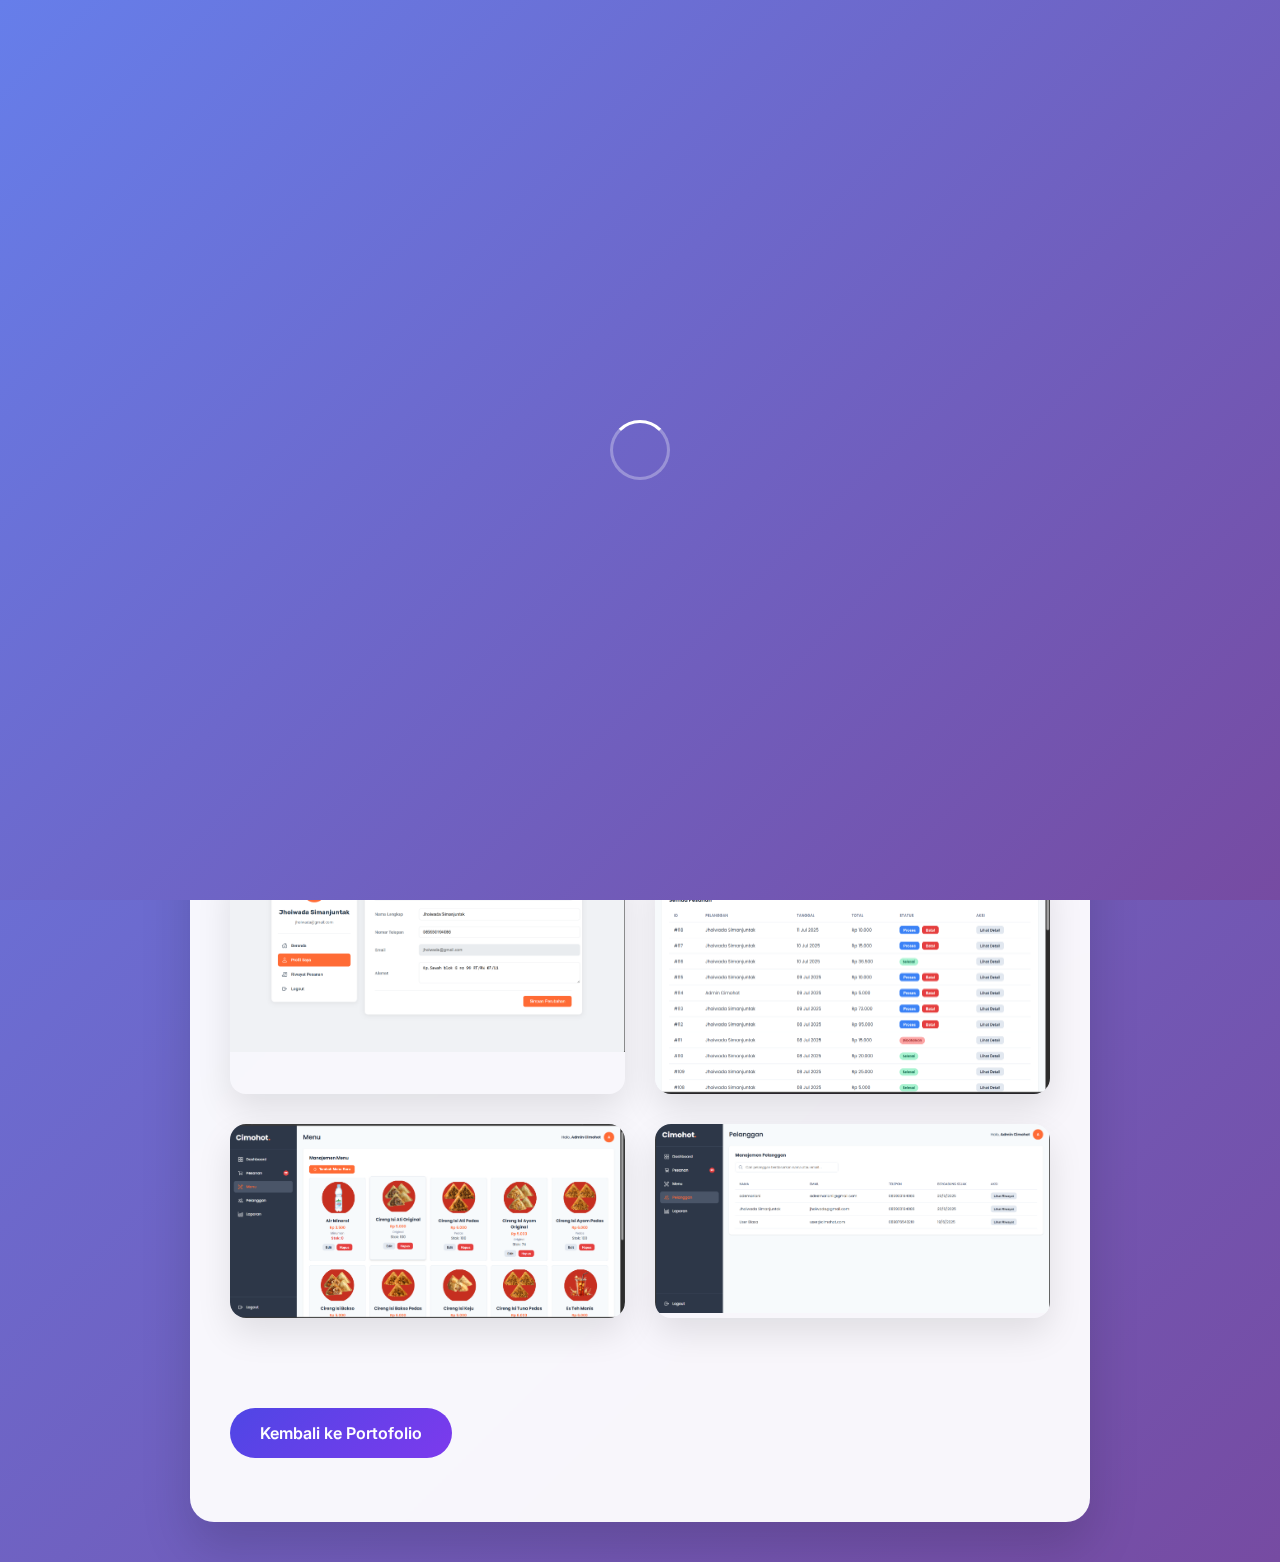
<file: proyek-ecommerce.html>
<!DOCTYPE html>
<html lang="id">
  <head>
    <meta charset="UTF-8" />
    <meta name="viewport" content="width=device-width, initial-scale=1.0" />
    <title>Detail Proyek - Website E-commerce</title>
    <style>
      @import url("https://fonts.googleapis.com/css2?family=Inter:wght@300;400;500;600;700&display=swap");

      * {
        margin: 0;
        padding: 0;
        box-sizing: border-box;
      }

      body {
        font-family: "Inter", sans-serif;
        background: linear-gradient(135deg, #667eea 0%, #764ba2 100%);
        color: #1e293b;
        margin: 0;
        padding: 40px 20px;
        min-height: 100vh;
        position: relative;
        overflow-x: hidden;
      }

      /* Animated Background Particles */
      .particles {
        position: fixed;
        top: 0;
        left: 0;
        width: 100%;
        height: 100%;
        pointer-events: none;
        z-index: 1;
      }

      .particle {
        position: absolute;
        width: 4px;
        height: 4px;
        background: rgba(255, 255, 255, 0.3);
        border-radius: 50%;
        animation: float 6s ease-in-out infinite;
      }

      @keyframes float {
        0%,
        100% {
          transform: translateY(0px) rotate(0deg);
          opacity: 0.7;
        }
        50% {
          transform: translateY(-20px) rotate(180deg);
          opacity: 1;
        }
      }

      .container {
        max-width: 900px;
        margin: 0 auto;
        position: relative;
        z-index: 2;
        background: rgba(255, 255, 255, 0.95);
        backdrop-filter: blur(10px);
        border-radius: 24px;
        padding: 60px 40px;
        box-shadow: 0 25px 50px rgba(0, 0, 0, 0.15);
        animation: slideUpIn 1s ease-out;
      }

      @keyframes slideUpIn {
        from {
          opacity: 0;
          transform: translateY(50px);
        }
        to {
          opacity: 1;
          transform: translateY(0);
        }
      }

      h1 {
        font-size: 3rem;
        margin-bottom: 20px;
        background: linear-gradient(135deg, #4f46e5, #7c3aed);
        -webkit-background-clip: text;
        -webkit-text-fill-color: transparent;
        background-clip: text;
        text-align: center;
        animation: titleGlow 2s ease-in-out infinite alternate;
        position: relative;
      }

      @keyframes titleGlow {
        from {
          filter: drop-shadow(0 0 10px rgba(79, 70, 229, 0.3));
        }
        to {
          filter: drop-shadow(0 0 20px rgba(79, 70, 229, 0.6));
        }
      }

      .project-description {
        font-size: 1.1rem;
        color: #334155;
        margin-bottom: 50px;
        line-height: 1.8;
        text-align: center;
        animation: fadeInUp 1s ease-out 0.3s both;
        position: relative;
      }

      @keyframes fadeInUp {
        from {
          opacity: 0;
          transform: translateY(30px);
        }
        to {
          opacity: 1;
          transform: translateY(0);
        }
      }

      .gallery {
        display: grid;
        grid-template-columns: repeat(auto-fit, minmax(300px, 1fr));
        gap: 30px;
        margin-bottom: 50px;
      }

      .gallery-item {
        position: relative;
        overflow: hidden;
        border-radius: 16px;
        box-shadow: 0 15px 35px rgba(0, 0, 0, 0.1);
        transition: all 0.4s cubic-bezier(0.175, 0.885, 0.32, 1.275);
        animation: scaleIn 0.6s ease-out both;
      }

      .gallery-item:nth-child(1) {
        animation-delay: 0.1s;
      }
      .gallery-item:nth-child(2) {
        animation-delay: 0.2s;
      }
      .gallery-item:nth-child(3) {
        animation-delay: 0.3s;
      }
      .gallery-item:nth-child(4) {
        animation-delay: 0.4s;
      }
      .gallery-item:nth-child(5) {
        animation-delay: 0.5s;
      }

      @keyframes scaleIn {
        from {
          opacity: 0;
          transform: scale(0.8) rotateY(20deg);
        }
        to {
          opacity: 1;
          transform: scale(1) rotateY(0deg);
        }
      }

      .gallery-item:hover {
        transform: translateY(-10px) scale(1.05);
        box-shadow: 0 25px 50px rgba(0, 0, 0, 0.2);
      }

      .gallery-item::before {
        content: "";
        position: absolute;
        top: 0;
        left: 0;
        right: 0;
        bottom: 0;
        background: linear-gradient(
          45deg,
          rgba(79, 70, 229, 0.8),
          rgba(124, 58, 237, 0.8)
        );
        opacity: 0;
        transition: opacity 0.3s ease;
        z-index: 1;
      }

      .gallery-item:hover::before {
        opacity: 1;
      }

      .gallery-item::after {
        content: "🔍";
        position: absolute;
        top: 50%;
        left: 50%;
        transform: translate(-50%, -50%) scale(0);
        font-size: 2rem;
        color: white;
        z-index: 2;
        transition: transform 0.3s ease;
      }

      .gallery-item:hover::after {
        transform: translate(-50%, -50%) scale(1);
      }

      .gallery img {
        width: 100%;
        height: auto;
        display: block;
        transition: transform 0.4s ease;
      }

      .gallery-item:hover img {
        transform: scale(1.1);
      }

      .back-link {
        display: inline-block;
        margin-top: 40px;
        text-decoration: none;
        color: white;
        font-weight: 600;
        padding: 15px 30px;
        background: linear-gradient(135deg, #4f46e5, #7c3aed);
        border-radius: 50px;
        transition: all 0.3s ease;
        position: relative;
        overflow: hidden;
        animation: bounceIn 1s ease-out 0.8s both;
      }

      @keyframes bounceIn {
        0% {
          opacity: 0;
          transform: scale(0.3);
        }
        50% {
          opacity: 1;
          transform: scale(1.05);
        }
        70% {
          transform: scale(0.9);
        }
        100% {
          opacity: 1;
          transform: scale(1);
        }
      }

      .back-link::before {
        content: "";
        position: absolute;
        top: 0;
        left: -100%;
        width: 100%;
        height: 100%;
        background: linear-gradient(
          90deg,
          transparent,
          rgba(255, 255, 255, 0.2),
          transparent
        );
        transition: left 0.5s ease;
      }

      .back-link:hover::before {
        left: 100%;
      }

      .back-link:hover {
        transform: translateY(-3px);
        box-shadow: 0 10px 25px rgba(79, 70, 229, 0.4);
      }

      /* Floating Animation Elements */
      .floating-elements {
        position: fixed;
        top: 0;
        left: 0;
        width: 100%;
        height: 100%;
        pointer-events: none;
        z-index: 1;
      }

      .floating-element {
        position: absolute;
        width: 60px;
        height: 60px;
        background: linear-gradient(
          45deg,
          rgba(79, 70, 229, 0.1),
          rgba(124, 58, 237, 0.1)
        );
        border-radius: 50%;
        animation: floatAround 8s ease-in-out infinite;
      }

      .floating-element:nth-child(1) {
        top: 10%;
        left: 10%;
        animation-delay: 0s;
      }

      .floating-element:nth-child(2) {
        top: 20%;
        right: 10%;
        animation-delay: 2s;
      }

      .floating-element:nth-child(3) {
        bottom: 20%;
        left: 20%;
        animation-delay: 4s;
      }

      .floating-element:nth-child(4) {
        bottom: 10%;
        right: 20%;
        animation-delay: 6s;
      }

      @keyframes floatAround {
        0%,
        100% {
          transform: translateY(0px) rotate(0deg);
          opacity: 0.3;
        }
        25% {
          transform: translateY(-20px) rotate(90deg);
          opacity: 0.7;
        }
        50% {
          transform: translateY(-40px) rotate(180deg);
          opacity: 1;
        }
        75% {
          transform: translateY(-20px) rotate(270deg);
          opacity: 0.7;
        }
      }

      /* Responsive Design */
      @media (max-width: 768px) {
        .container {
          padding: 40px 20px;
        }

        h1 {
          font-size: 2.5rem;
        }

        .gallery {
          grid-template-columns: 1fr;
          gap: 20px;
        }
      }

      /* Loading Animation */
      .loading {
        position: fixed;
        top: 0;
        left: 0;
        width: 100%;
        height: 100%;
        background: linear-gradient(135deg, #667eea 0%, #764ba2 100%);
        display: flex;
        justify-content: center;
        align-items: center;
        z-index: 9999;
        animation: fadeOut 1s ease-out 2s forwards;
      }

      .loading-spinner {
        width: 60px;
        height: 60px;
        border: 3px solid rgba(255, 255, 255, 0.3);
        border-top: 3px solid white;
        border-radius: 50%;
        animation: spin 1s linear infinite;
      }

      @keyframes spin {
        0% {
          transform: rotate(0deg);
        }
        100% {
          transform: rotate(360deg);
        }
      }

      @keyframes fadeOut {
        to {
          opacity: 0;
          visibility: hidden;
        }
      }
    </style>
  </head>
  <body>
    <!-- Loading Screen -->
    <div class="loading">
      <div class="loading-spinner"></div>
    </div>

    <!-- Animated Background Particles -->
    <div class="particles"></div>

    <!-- Floating Elements -->
    <div class="floating-elements">
      <div class="floating-element"></div>
      <div class="floating-element"></div>
      <div class="floating-element"></div>
      <div class="floating-element"></div>
    </div>

    <div class="container">
      <h1>Website Cimohot</h1>
      <p class="project-description">
        Cireng Isi Cimohot – Platform Pemesanan Makanan Online yang Responsif
        Cireng Isi Cimohot adalah platform pemesanan makanan online yang
        dirancang secara responsif untuk memudahkan pelanggan dalam menjelajahi
        menu, melakukan pemesanan, dan menikmati pengalaman berbelanja makanan
        yang praktis. Website ini dilengkapi dengan fitur keranjang belanja,
        sistem login untuk user dan admin, serta dashboard admin yang
        komprehensif untuk mengelola pesanan, menu, dan testimoni pelanggan.
      </p>

      <div class="gallery">
        <div class="gallery-item">
          <img
            src="asset/images/1.png"
            alt="Tampilan Halaman Utama E-commerce"
          />
        </div>
        <div class="gallery-item">
          <img src="asset/images/2.png" alt="Tampilan Halaman Produk" />
        </div>
        <div class="gallery-item">
          <img src="asset/images/3.png" alt="Tampilan Keranjang Belanja" />
        </div>
        <div class="gallery-item">
          <img src="asset/images/4.png" alt="Proses Checkout" />
        </div>
        <div class="gallery-item">
          <img src="asset/images/16.png" alt="Dashboard Admin" />
        </div>
        <div class="gallery-item">
          <img src="asset/images/17.png" alt="Dashboard Admin" />
        </div>
        <div class="gallery-item">
          <img src="asset/images/18.png" alt="Dashboard Admin" />
        </div>
        <div class="gallery-item">
          <img src="asset/images/19.png" alt="Dashboard Admin" />
        </div>
      </div>

      <a href="index.html#projects" class="back-link">Kembali ke Portofolio</a>
    </div>

    <script>
      // Create animated particles
      function createParticles() {
        const particlesContainer = document.querySelector(".particles");
        const particleCount = 20;

        for (let i = 0; i < particleCount; i++) {
          const particle = document.createElement("div");
          particle.className = "particle";
          particle.style.left = Math.random() * 100 + "%";
          particle.style.top = Math.random() * 100 + "%";
          particle.style.animationDelay = Math.random() * 6 + "s";
          particle.style.animationDuration = Math.random() * 3 + 3 + "s";
          particlesContainer.appendChild(particle);
        }
      }

      // Initialize particles when page loads
      window.addEventListener("load", createParticles);

      // Add smooth scrolling effect
      document.querySelectorAll('a[href^="#"]').forEach((anchor) => {
        anchor.addEventListener("click", function (e) {
          e.preventDefault();
          document.querySelector(this.getAttribute("href")).scrollIntoView({
            behavior: "smooth",
          });
        });
      });

      // Add intersection observer for scroll animations
      const observerOptions = {
        threshold: 0.1,
        rootMargin: "0px 0px -50px 0px",
      };

      const observer = new IntersectionObserver((entries) => {
        entries.forEach((entry) => {
          if (entry.isIntersecting) {
            entry.target.style.animationPlayState = "running";
          }
        });
      }, observerOptions);

      // Observe gallery items
      document.querySelectorAll(".gallery-item").forEach((item) => {
        observer.observe(item);
      });

      // Add click effect to gallery items
      document.querySelectorAll(".gallery-item").forEach((item) => {
        item.addEventListener("click", function () {
          this.style.transform = "scale(0.95)";
          setTimeout(() => {
            this.style.transform = "";
          }, 150);
        });
      });

      // Add typing effect to title
      function typeWriter(element, text, speed = 100) {
        let i = 0;
        element.innerHTML = "";

        function type() {
          if (i < text.length) {
            element.innerHTML += text.charAt(i);
            i++;
            setTimeout(type, speed);
          }
        }

        type();
      }

      // Initialize typing effect after loading
      setTimeout(() => {
        const title = document.querySelector("h1");
        const originalText = title.textContent;
        typeWriter(title, originalText, 100);
      }, 2500);
    </script>
  </body>
</html>
</file>
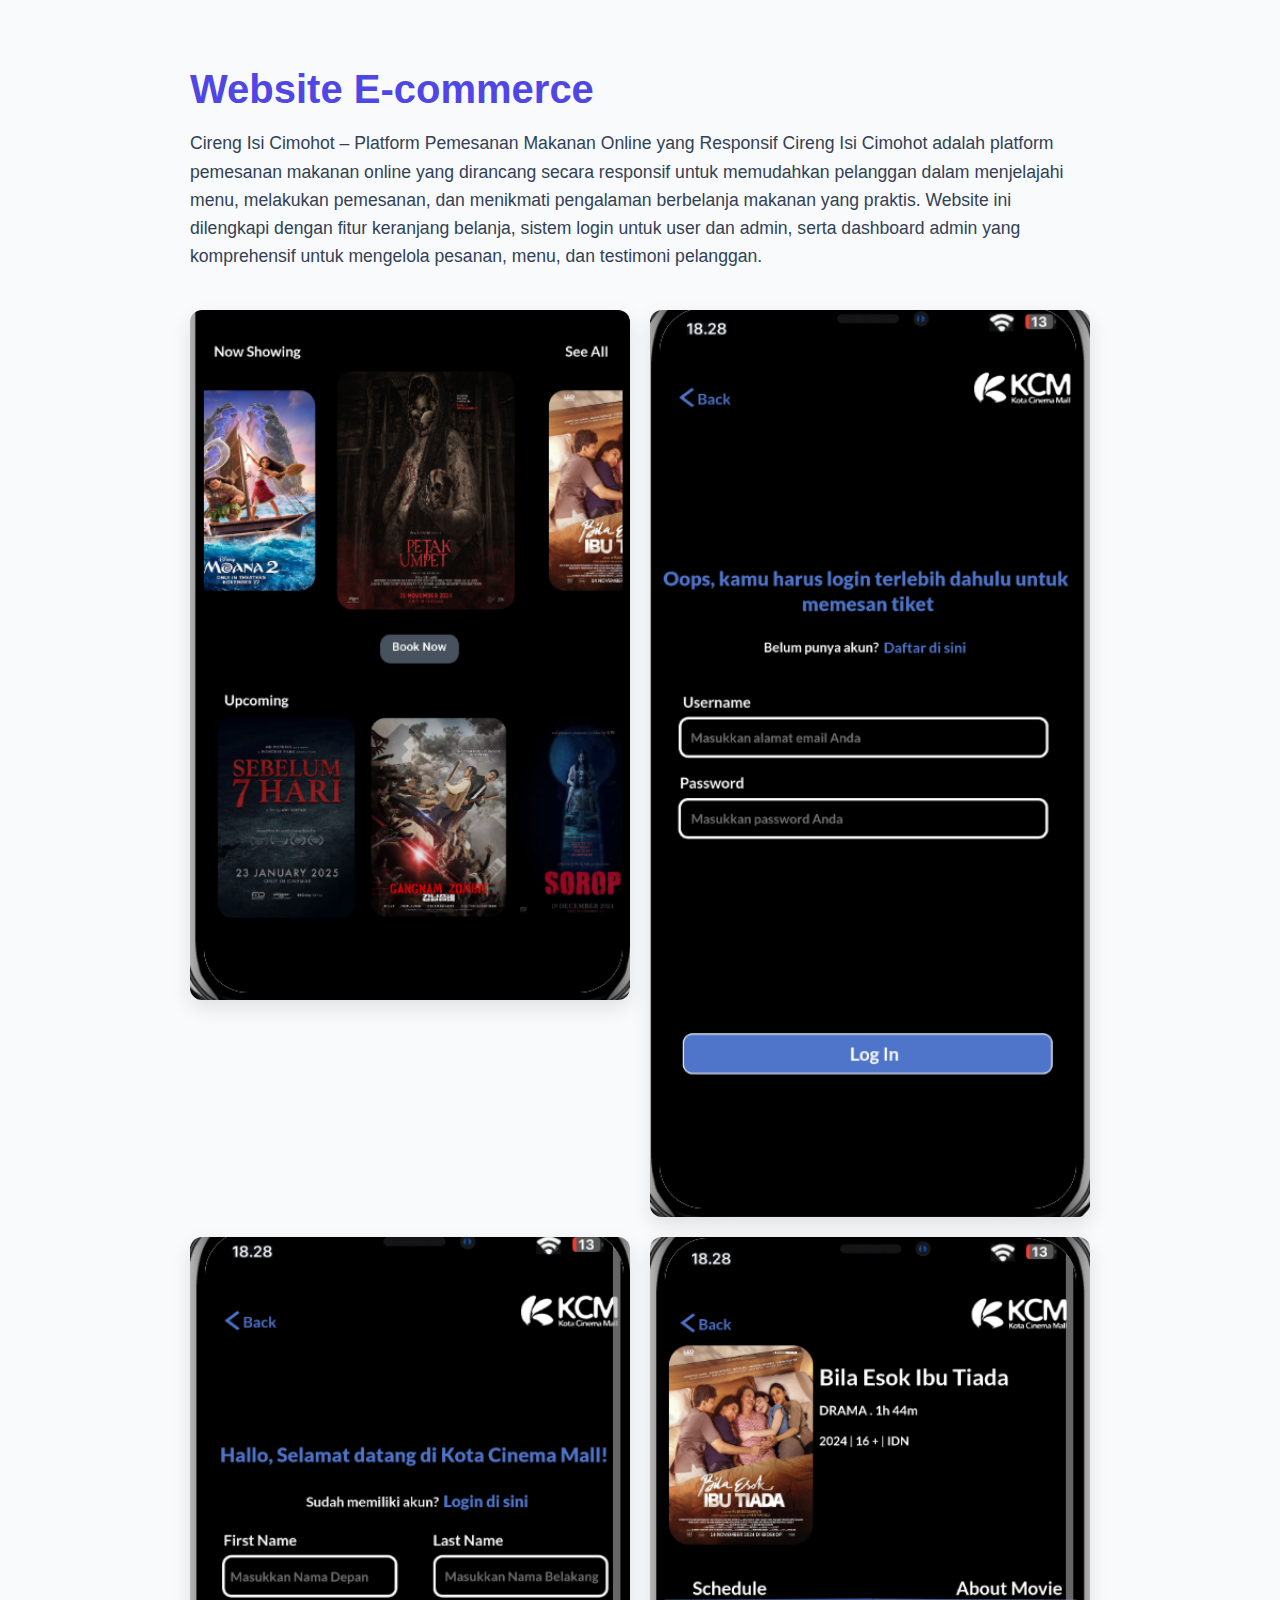
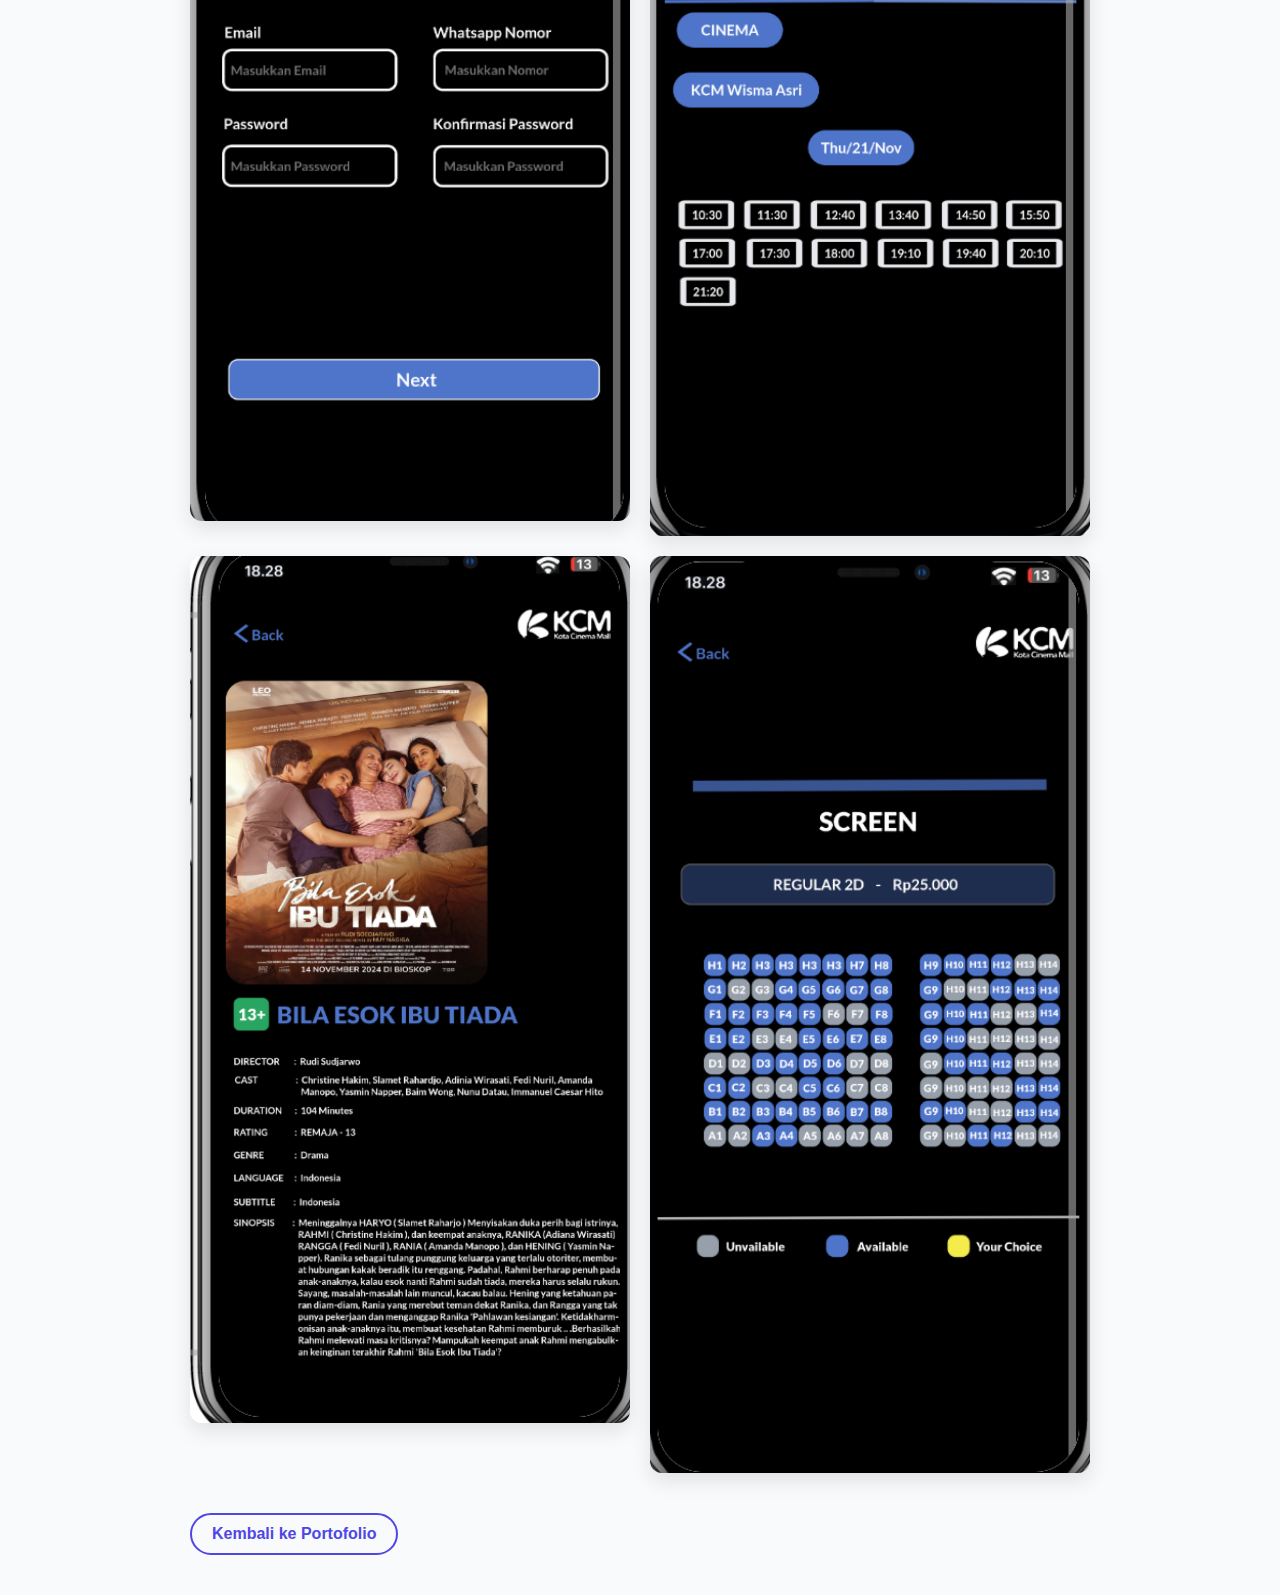
<file: proyek-kcm.html>
<!DOCTYPE html>
<html lang="id">
  <head>
    <meta charset="UTF-8" />
    <meta name="viewport" content="width=device-width, initial-scale=1.0" />
    <title>Detail Proyek - Website E-commerce</title>
    <style>
      /* Styling Sederhana untuk Halaman Detail */
      body {
        font-family: "Inter", sans-serif;
        background-color: #f8fafc;
        color: #1e293b;
        margin: 0;
        padding: 40px 20px;
      }
      .container {
        max-width: 900px;
        margin: 0 auto;
      }
      h1 {
        font-size: 2.5rem;
        margin-bottom: 10px;
        color: #4f46e5;
      }
      .project-description {
        font-size: 1.1rem;
        color: #334155;
        margin-bottom: 40px;
        line-height: 1.6;
      }
      .gallery {
        display: grid;
        grid-template-columns: repeat(auto-fit, minmax(300px, 1fr));
        gap: 20px;
      }
      .gallery img {
        width: 100%;
        height: auto;
        border-radius: 12px;
        box-shadow: 0 8px 20px rgba(0, 0, 0, 0.1);
        transition: transform 0.3s ease;
      }
      .gallery img:hover {
        transform: scale(1.03);
      }
      .back-link {
        display: inline-block;
        margin-top: 40px;
        text-decoration: none;
        color: #4f46e5;
        font-weight: 600;
        padding: 10px 20px;
        border: 2px solid #4f46e5;
        border-radius: 50px;
        transition: all 0.3s ease;
      }
      .back-link:hover {
        background-color: #4f46e5;
        color: white;
      }
    </style>
  </head>
  <body>
    <div class="container">
      <h1>Website E-commerce</h1>
      <p class="project-description">
        Cireng Isi Cimohot – Platform Pemesanan Makanan Online yang Responsif
        Cireng Isi Cimohot adalah platform pemesanan makanan online yang
        dirancang secara responsif untuk memudahkan pelanggan dalam menjelajahi
        menu, melakukan pemesanan, dan menikmati pengalaman berbelanja makanan
        yang praktis. Website ini dilengkapi dengan fitur keranjang belanja,
        sistem login untuk user dan admin, serta dashboard admin yang
        komprehensif untuk mengelola pesanan, menu, dan testimoni pelanggan.
      </p>

      <div class="gallery">
        <img
          src="asset/images/10.png"
          alt="Tampilan Halaman Utama E-commerce"
        />
        <img
          src="asset/images/11.png"
          alt="Tampilan Halaman Utama E-commerce"
          alt="Tampilan Halaman Produk"
        />
        <img
          src="asset/images/12.png"
          alt="Tampilan Halaman Utama E-commerce"
          alt="Tampilan Keranjang Belanja"
        />
        <img
          src="asset/images/13.png"
          alt="Tampilan Halaman Utama E-commerce"
          alt="Proses Checkout"
        />
        <img
          src="asset/images/14.png"
          alt="Tampilan Halaman Utama E-commerce"
          alt="Proses Checkout"
        />
        <img
          src="asset/images/15.png"
          alt="Tampilan Halaman Utama E-commerce"
          alt="Proses Checkout"
        />
      </div>

      <a href="index.html#projects" class="back-link">Kembali ke Portofolio</a>
    </div>
  </body>
</html>
</file>
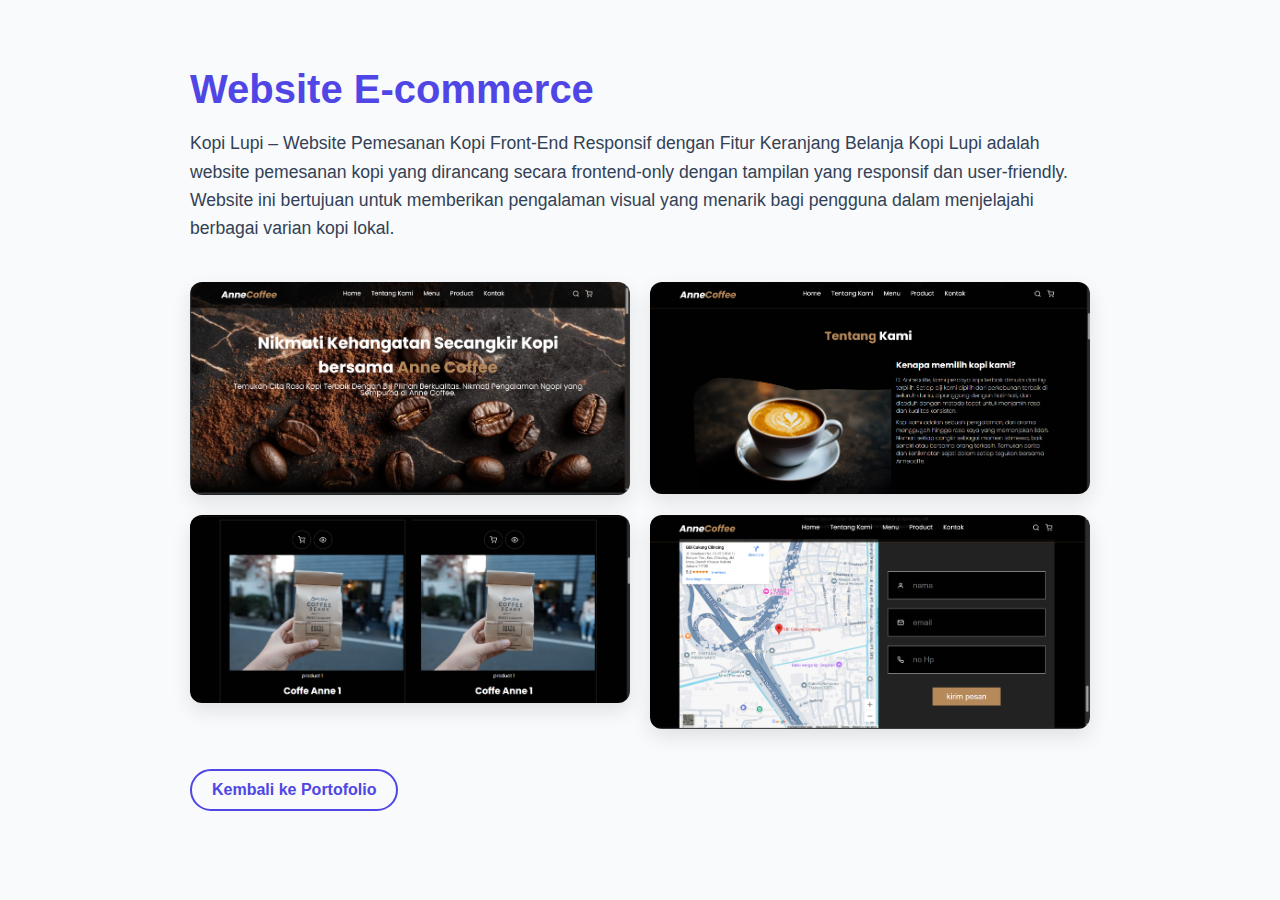
<file: proyek-kopilupi.html>
<!DOCTYPE html>
<html lang="id">
  <head>
    <meta charset="UTF-8" />
    <meta name="viewport" content="width=device-width, initial-scale=1.0" />
    <title>Detail Proyek - Website E-commerce</title>
    <style>
      /* Styling Sederhana untuk Halaman Detail */
      body {
        font-family: "Inter", sans-serif;
        background-color: #f8fafc;
        color: #1e293b;
        margin: 0;
        padding: 40px 20px;
      }
      .container {
        max-width: 900px;
        margin: 0 auto;
      }
      h1 {
        font-size: 2.5rem;
        margin-bottom: 10px;
        color: #4f46e5;
      }
      .project-description {
        font-size: 1.1rem;
        color: #334155;
        margin-bottom: 40px;
        line-height: 1.6;
      }
      .gallery {
        display: grid;
        grid-template-columns: repeat(auto-fit, minmax(300px, 1fr));
        gap: 20px;
      }
      .gallery img {
        width: 100%;
        height: auto;
        border-radius: 12px;
        box-shadow: 0 8px 20px rgba(0, 0, 0, 0.1);
        transition: transform 0.3s ease;
      }
      .gallery img:hover {
        transform: scale(1.03);
      }
      .back-link {
        display: inline-block;
        margin-top: 40px;
        text-decoration: none;
        color: #4f46e5;
        font-weight: 600;
        padding: 10px 20px;
        border: 2px solid #4f46e5;
        border-radius: 50px;
        transition: all 0.3s ease;
      }
      .back-link:hover {
        background-color: #4f46e5;
        color: white;
      }
    </style>
  </head>
  <body>
    <div class="container">
      <h1>Website E-commerce</h1>
      <p class="project-description">
        Kopi Lupi – Website Pemesanan Kopi Front-End Responsif dengan Fitur
        Keranjang Belanja Kopi Lupi adalah website pemesanan kopi yang dirancang
        secara frontend-only dengan tampilan yang responsif dan user-friendly.
        Website ini bertujuan untuk memberikan pengalaman visual yang menarik
        bagi pengguna dalam menjelajahi berbagai varian kopi lokal.
      </p>

      <div class="gallery">
        <img src="asset/images/6.png" alt="Tampilan Halaman Utama E-commerce" />
        <img
          src="asset/images/7.png"
          alt="Tampilan Halaman Utama E-commerce"
          alt="Tampilan Halaman Produk"
        />
        <img
          src="asset/images/8.png"
          alt="Tampilan Halaman Utama E-commerce"
          alt="Tampilan Keranjang Belanja"
        />
        <img
          src="asset/images/9.png"
          alt="Tampilan Halaman Utama E-commerce"
          alt="Proses Checkout"
        />
      </div>

      <a href="index.html#projects" class="back-link">Kembali ke Portofolio</a>
    </div>
  </body>
</html>
</file>
